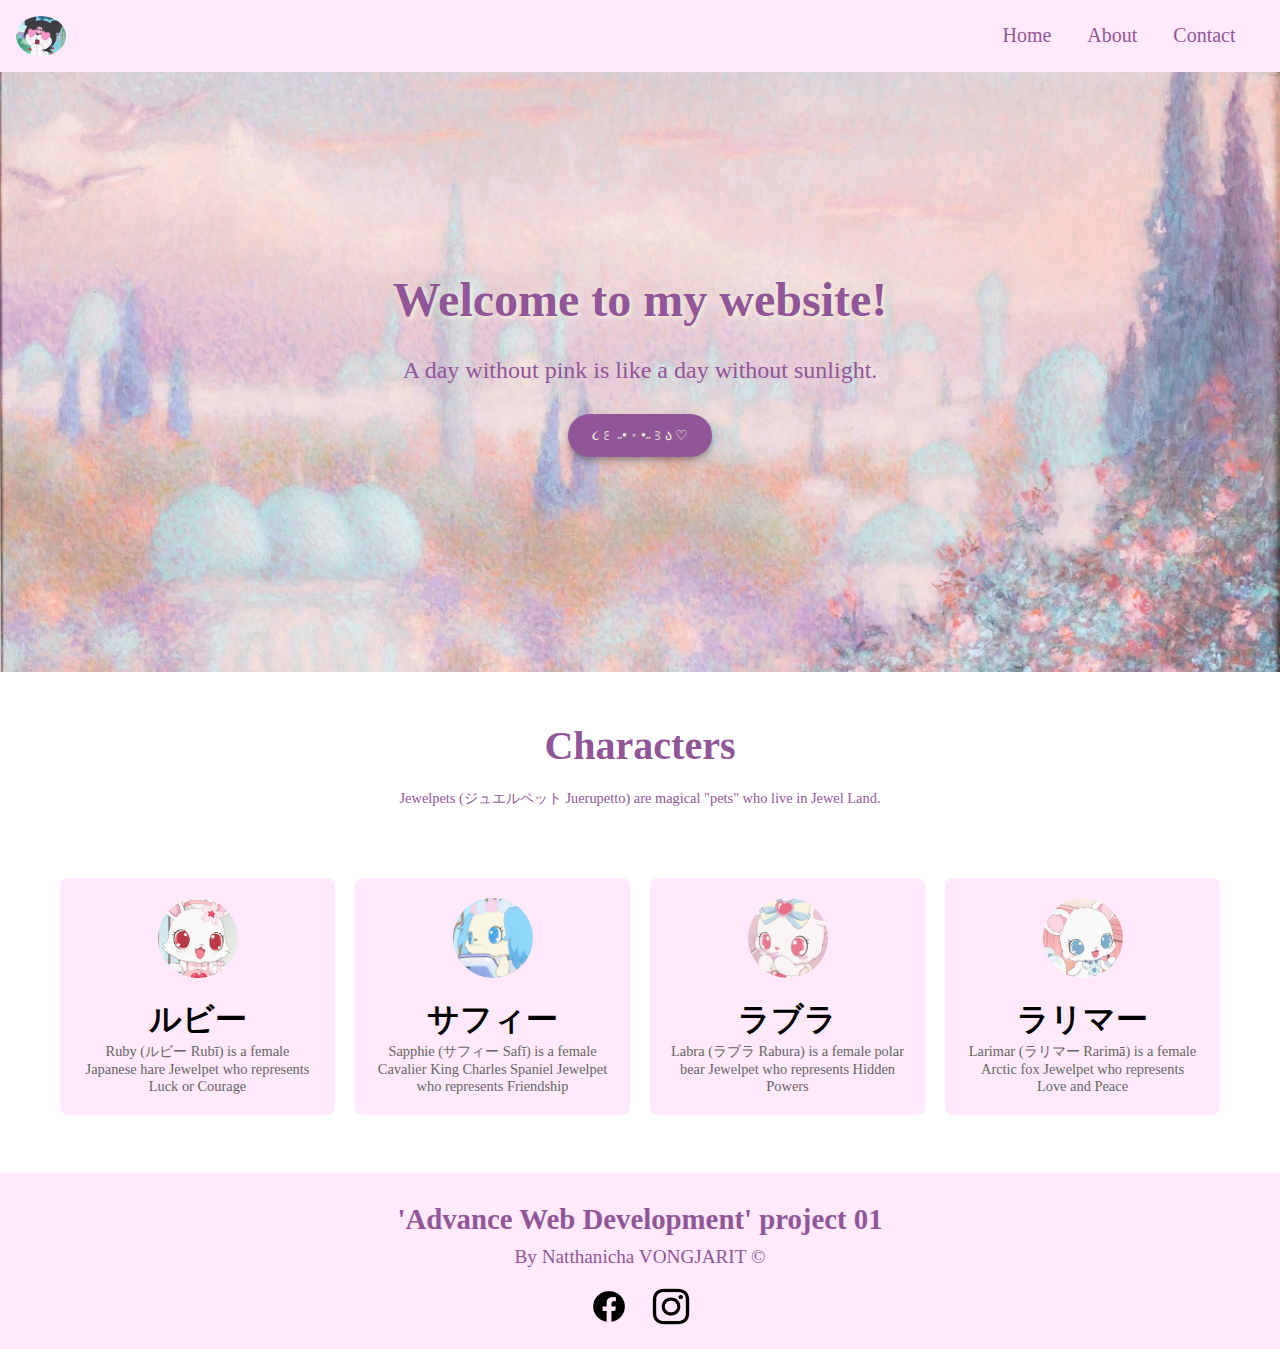
<file: project 1/index.html>
<!DOCTYPE html>
<html lang="en">
    <head>
		<meta charset="UTF-8" />
		<meta name="viewport" content="width=device-width, initial-scale=1.0" />
        <meta name="description" content="project 1 for web development" />
        <meta name="keywords" content="web development, HTML, CSS, JavaScript, EPITA" />
        <link rel="icon" href="pic/icon.png"/>
		<link rel="stylesheet" href="css/styles.css" />
		<title>project1</title>
	</head>
	<body>
		<header class="header">
			<img src="pic/kuromi.gif" alt="logo" />
			<button id="toggle-btn"><img src="pic/menu.png" alt="Menu"></button>
			<nav class="navBar">
				<ul>
					<li><a href="index.html" class="nav-link">Home</a></li>
					<li><a href="about.html" class="nav-link">About</a></li>
					<li><a href="contact.html" class="nav-link">Contact</a></li>
				</ul>
			</nav>
		</header>
		<main>
			<div class="home">
				<h1>Welcome to my website!</h1>
				<p>A day without pink is like a day without sunlight.</p>
				<button class="cta-button">૮꒰ ˶• ༝ •˶꒱ა ♡</button>
			</div>
            <section class="gallery-container">
                <div class="title">
                    <h1>Characters</h1>
                    <p>Jewelpets (ジュエルペット Juerupetto) are magical "pets" who live in Jewel Land.</p>
                </div>
                <div class="gallery">
                    <div class="characters">
                        <div class="characters-pic">
                            <img src="pic/ruby.jpeg" alt="Ruby" />
                        </div>
                        <h1>ルビー</h1>
                        <p>Ruby (ルビー Rubī) is a female Japanese hare Jewelpet who represents Luck or Courage</p>
                    </div>
                    <div class="characters">
                        <div class="characters-pic">
                            <img src="pic/sapphie.jpeg" alt="Sapphie" />
                        </div>
                        <h1>サフィー</h1>
                        <p>Sapphie (サフィー Safī) is a female Cavalier King Charles Spaniel Jewelpet who represents Friendship</p>
                    </div>
                    <div class="characters">
                        <div class="characters-pic">
                            <img src="pic/labra.jpeg" alt="Labra" />
                        </div>
                        <h1>ラブラ</h1>
                        <p>Labra (ラブラ Rabura) is a female polar bear Jewelpet who represents Hidden Powers</p>
                    </div>
                    <div class="characters">
                        <div class="characters-pic">
                            <img src="pic/larimar.jpeg" alt="Larimar" />
                        </div>
                        <h1>ラリマー</h1>
                        <p>Larimar (ラリマー Rarimā) is a female Arctic fox Jewelpet who represents Love and Peace</p>
                    </div>
                </div>
            </section>
		</main>
		<footer class="footer">
            <h2>'Advance Web Development' project 01</h2>
            <p>By Natthanicha VONGJARIT ©</p>
            <a href="https://www.facebook.com/"><img src="pic/facebook-logo.webp" alt="fb"><i class="facebook"></i></a>
            <a href="https://www.instagram.com/"><img src="pic/insta-logo.png" alt="ig"><i class="Instagram"></i></a>
        </footer>
		<script src="./script.js"></script>
	</body>
</html>
</file>
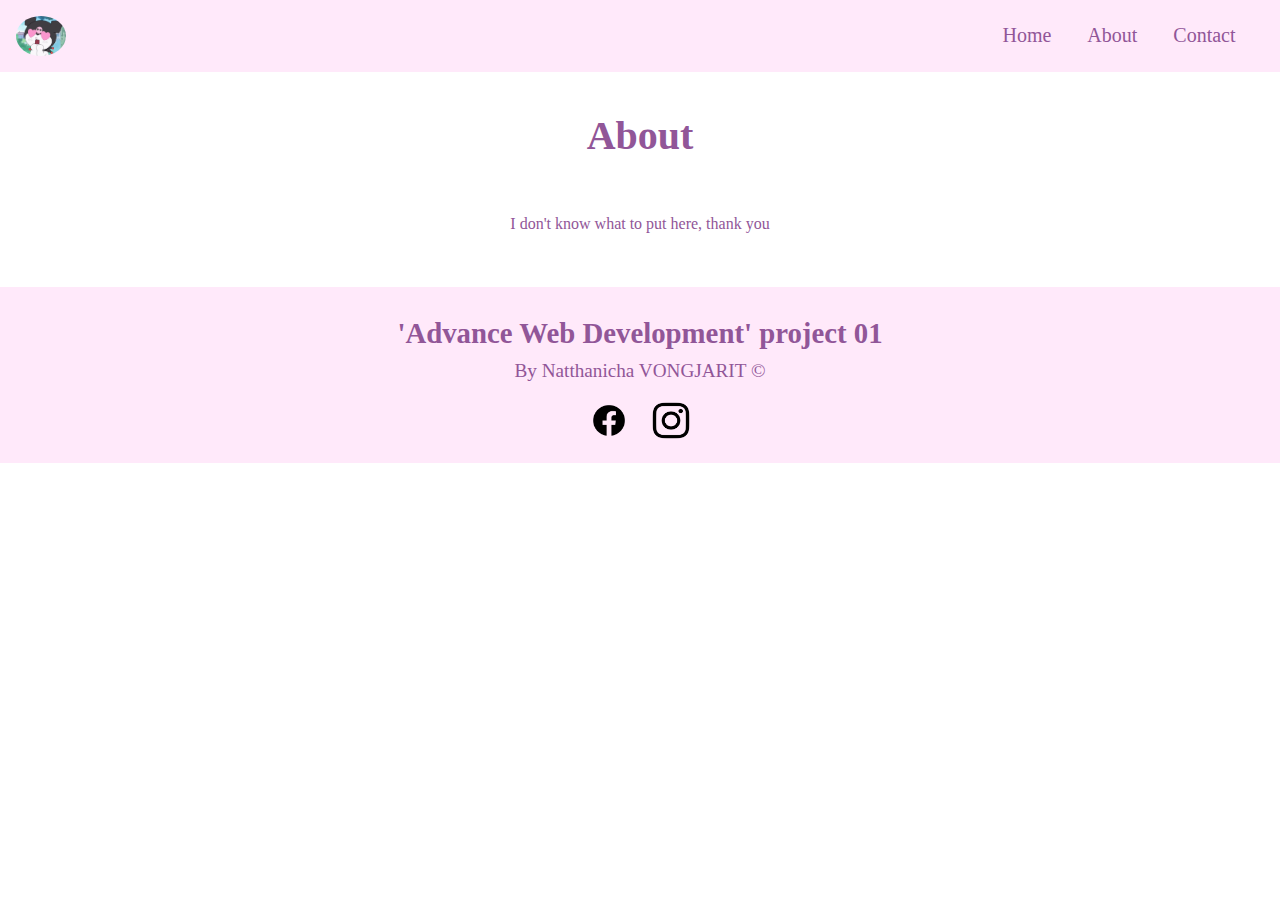
<file: project 1/about.html>
<!DOCTYPE html>
<html lang="en">
<head>
    <meta charset="UTF-8">
    <meta name="viewport" content="width=device-width, initial-scale=1.0">
    <link rel="stylesheet" href="css/styles.css" />
    <title>About</title>
</head>
<body>
    <header class="header">
        <img src="pic/kuromi.gif" alt="logo" />
        <button id="toggle-btn"><img src="pic/menu.png" alt="Menu"></button>
        <nav class="navBar">
            <ul>
                <li><a href="index.html" class="nav-link">Home</a></li>
                <li><a href="about.html" class="nav-link">About</a></li>
                <li><a href="contact.html" class="nav-link">Contact</a></li>
            </ul>
        </nav>
    </header>
    <main>
        <section class="about-page">
            <h1>About</h1>
            <p>I don't know what to put here, thank you</p>
        </section>
    </main>
    <footer class="footer">
        <h2>'Advance Web Development' project 01</h2>
        <p>By Natthanicha VONGJARIT ©</p>
        <a href="https://www.facebook.com/"><img src="pic/facebook-logo.webp" alt="fb"><i class="facebook"></i></a>
        <a href="https://www.instagram.com/"><img src="pic/insta-logo.png" alt="ig"><i class="Instagram"></i></a>
    </footer>
    <script src="./script.js"></script>
</body>
</html>
</file>
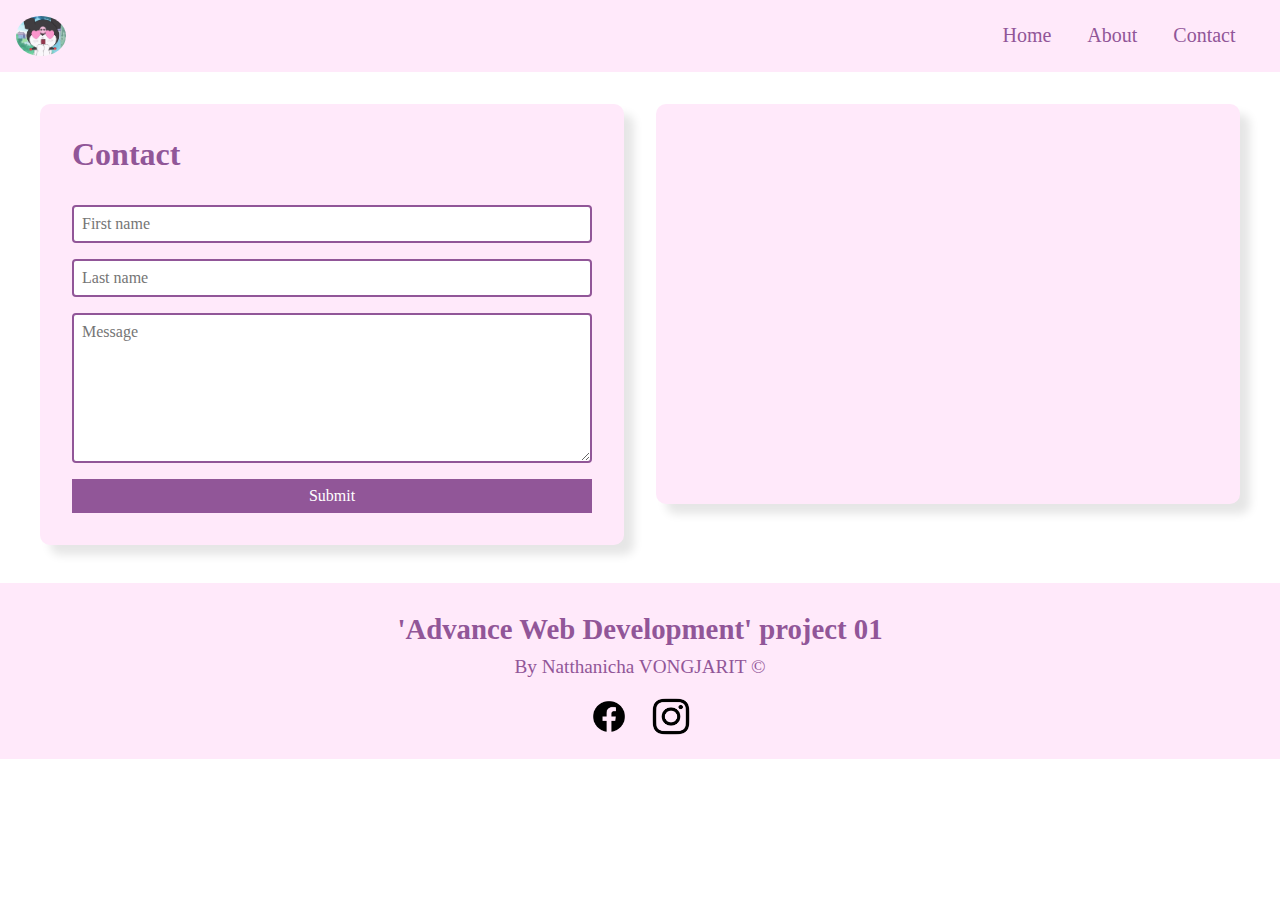
<file: project 1/contact.html>
<!DOCTYPE html>
<html lang="en">
<head>
    <meta charset="UTF-8">
    <meta name="viewport" content="width=device-width, initial-scale=1.0">
    <title>Contact Us</title>
    <link rel="stylesheet" href="css/styles.css">
</head>
<body>
    <header class="header">
        <img src="pic/kuromi.gif" alt="logo" />
        <button id="toggle-btn"><img src="pic/menu.png" alt="Menu"></button>
        <nav class="navBar">
            <ul>
                <li><a href="index.html" class="nav-link">Home</a></li>
                <li><a href="about.html" class="nav-link">About</a></li>
                <li><a href="contact.html" class="nav-link">Contact</a></li>
            </ul>
        </nav>
    </header>
    <main>
        <div class="container">
            <div class="form-container">
                <h2>Contact</h2>
                <form>
                    <input type="text" placeholder="First name" required>
                    <input type="text" placeholder="Last name" required>
                    <textarea placeholder="Message" required></textarea>
                    <button type="submit" class="contact-button">Submit</button>
                </form>
            </div>
            <div class="map-container">
                <iframe src="https://www.google.com/maps/embed?pb=!1m18!1m12!1m3!1d2624.9914406081493!2d2.292292615509614!3d48.85837007928757!2m3!1f0!2f0!3f0!3m2!1i1024!2i768!4f13.1!3m3!1m2!1s0x47e66e2964e34e2d%3A0x8ddca9ee380ef7e0!2sEiffel%20Tower!5e0!3m2!1sen!2sus!4v1631234567890!5m2!1sen!2sus" width="100%" height="100%" style="border:0;" allowfullscreen="" loading="lazy"></iframe>
            </div>
        </div>
    </main>
    <footer class="footer">
        <h2>'Advance Web Development' project 01</h2>
        <p>By Natthanicha VONGJARIT ©</p>
        <a href="https://www.facebook.com/"><img src="pic/facebook-logo.webp" alt="fb"><i class="facebook"></i></a>
        <a href="https://www.instagram.com/"><img src="pic/insta-logo.png" alt="ig"><i class="Instagram"></i></a>
    </footer>
    <script src="./script.js"></script>
</body>
</html>
</file>
<file: project 1/css/styles.css>
@import url("https://fonts.google.com/specimen/Encode+Sans+Expanded?query=encode+sans");
@import url("home.css");
@import url("gallery.css");
@import url("footer.css");
@import url("about.css");
@import url("contact.css");

* {
    margin: 0;
    padding: 0;
    box-sizing: border-box;
    font-family: serif;
}

.header {
    display: flex;
    align-items: center;
    padding: 1em;
    justify-content: space-between;
    background: #ffe9fa;
}

.header img {
    border-radius: 50%;
    max-width: 50px;
}

.header .navBar {
    display: flex;
    justify-content: space-between;
    align-items: center;
    height: 0;
    inset: 0;
    position: absolute;
    overflow: hidden;
    transition: all 240ms ease-in-out;
    top: 72px;
}

.header button {
	display: none;
    background-color: rgb(145, 86, 152);
    color: beige;
    padding: 0.8em 1em;
    border: none;
    cursor: pointer;
    border-radius: 24px;
    overflow: visible;
}

.header #toggle-btn img {
	width: 30px;
    height: auto;
}

.header button:hover {
    background: #c475b0;
}


.header .navBar.show {
    height: 90vh;
}

.header .navBar ul,
.header .navBar li {
    list-style-type: none;
}

.header .navBar ul {
    display: flex;
    min-width: 290px;
    justify-content: space-between;
    gap: 1em;
    flex-direction: column;
    background-color: #ffe9fa;
    align-items: center;
    justify-content: center;
    height: 100vh;
    transition: all 250ms ease-in-out;
    width: 100vw;
}

.header .navBar a {
    text-decoration: none;
    color: rgb(145, 86, 152);
    font-size: 20px;
    padding: 0.5em;
    transition: color 200ms ease-in-out;
}

.header .navBar a:hover {
    color: #c475b0;
}

@media (min-width: 769px) {
    .header .navBar {
        display: flex;
        position: static;
        height: auto;
        overflow: visible;
    }

    .header .navBar ul {
        flex-direction: row;
        height: auto;
        width: auto;
        background-color: transparent;
    }

    #toggle-btn {
        display: none;
    }
}

@media (max-width: 768px) {
    .header .navBar {
        display: none;
        flex-direction: column;
        position: absolute;
        top: 72px;
        left: 0;
        right: 0;
        background-color: #ffe9fa;
        width: 100%;
    }

    .header .navBar.show {
        display: flex;
        height: auto;
    }

    #toggle-btn {
        display: block;
    }
}
</file>
